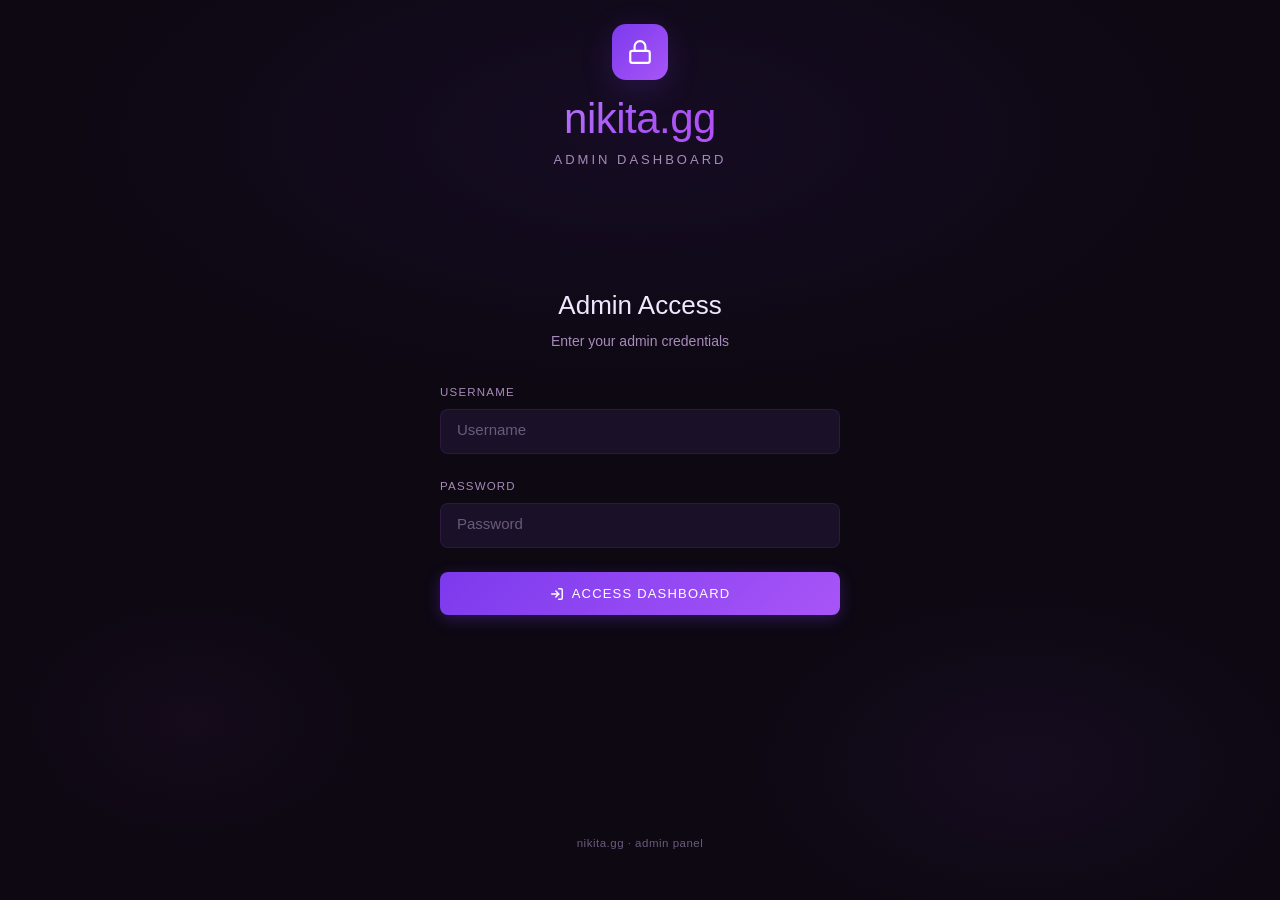
<file: public/admin.html>
<!DOCTYPE html>
<html lang="en">
<head>
    <meta charset="UTF-8">
    <meta name="viewport" content="width=device-width, initial-scale=1.0">
    <title>nikita.gg — Admin Dashboard</title>
    <link rel="stylesheet" href="css/style.css">
</head>
<body>
    <div class="container" style="max-width:960px;">
        <div class="brand" style="padding:24px 0;">
            <div class="brand-icon">
                <svg width="26" height="26" viewBox="0 0 24 24" fill="none" stroke="#fff" stroke-width="2" stroke-linecap="round" stroke-linejoin="round">
                    <rect x="3" y="11" width="18" height="11" rx="2" ry="2"/><path d="M7 11V7a5 5 0 0 1 10 0v4"/>
                </svg>
            </div>
            <h1 style="background:linear-gradient(135deg,#ede9fe,var(--purple-500,#a855f7),var(--fuchsia,#d946ef));-webkit-background-clip:text;background-clip:text;-webkit-text-fill-color:transparent;">nikita.gg</h1>
            <p>Admin Dashboard</p>
        </div>

        <div id="admin-auth">
            <div class="auth-box">
                <h2>Admin Access</h2>
                <p>Enter your admin credentials</p>
                <div class="field">
                    <div class="field-label"><label>Username</label></div>
                    <div class="input-wrap"><input type="text" id="admin-user" placeholder="Username" autocomplete="off"></div>
                </div>
                <div class="field">
                    <div class="field-label"><label>Password</label></div>
                    <div class="input-wrap"><input type="password" id="admin-pass" placeholder="Password" autocomplete="off"></div>
                </div>
                <button class="btn btn-primary btn-block" onclick="loginAdmin()">
                    <svg width="14" height="14" viewBox="0 0 24 24" fill="none" stroke="currentColor" stroke-width="2.5" stroke-linecap="round" stroke-linejoin="round">
                        <path d="M15 3h4a2 2 0 0 1 2 2v14a2 2 0 0 1-2 2h-4"/><polyline points="10 17 15 12 10 7"/><line x1="15" y1="12" x2="3" y2="12"/>
                    </svg>
                    Access Dashboard
                </button>
            </div>
        </div>

        <div id="admin-dashboard" class="hidden">
            <div class="admin-header">
                <div class="admin-header-left">
                    <h1>Dashboard</h1>
                    <span>License Key Management System</span>
                </div>
                <button class="btn btn-secondary btn-sm" onclick="logoutAdmin()" style="padding:10px 20px;">
                    <svg width="14" height="14" viewBox="0 0 24 24" fill="none" stroke="currentColor" stroke-width="2" stroke-linecap="round" stroke-linejoin="round">
                        <path d="M9 21H5a2 2 0 0 1-2-2V5a2 2 0 0 1 2-2h4"/><polyline points="16 17 21 12 16 7"/><line x1="21" y1="12" x2="9" y2="12"/>
                    </svg>
                    Logout
                </button>
            </div>

            <div class="stats-grid" id="stats-grid">
                <div class="stat-card">
                    <div class="stat-value" id="stat-available" style="color:var(--turquoise);">0</div>
                    <div class="stat-label">Available</div>
                </div>
                <div class="stat-card">
                    <div class="stat-value" id="stat-used" style="color:var(--ocean);">0</div>
                    <div class="stat-label">Activated</div>
                </div>
                <div class="stat-card">
                    <div class="stat-value" id="stat-banned" style="color:#ff6a7a;">0</div>
                    <div class="stat-label">Banned</div>
                </div>
            </div>

            <div class="card">
                <div class="card-header">
                    <svg width="16" height="16" viewBox="0 0 24 24" fill="none" stroke="var(--turquoise)" stroke-width="2" stroke-linecap="round" stroke-linejoin="round">
                        <polyline points="23 4 23 10 17 10"/><path d="M20.49 15a9 9 0 1 1-2.12-9.36L23 10"/>
                    </svg>
                    <span class="card-title">Key Management</span>
                </div>

                <div class="bulk-bar">
                    <span class="selection-count" id="selection-count">0 selected</span>
                    <button class="btn btn-secondary btn-sm" onclick="selectAll()">Select All</button>
                    <button class="btn btn-secondary btn-sm" onclick="deselectAll()">Deselect</button>
                    <button class="btn btn-danger btn-sm" id="btn-ban-selected" onclick="banSelected()" disabled>Ban Selected</button>
                    <button class="btn btn-success btn-sm" id="btn-unban-selected" onclick="unbanSelected()" disabled>Unban Selected</button>
                    <button class="btn btn-secondary btn-sm" onclick="exportCSV()">
                        <svg width="12" height="12" viewBox="0 0 24 24" fill="none" stroke="currentColor" stroke-width="2" stroke-linecap="round" stroke-linejoin="round">
                            <path d="M21 15v4a2 2 0 0 1-2 2H5a2 2 0 0 1-2-2v-4"/><polyline points="7 10 12 15 17 10"/><line x1="12" y1="15" x2="12" y2="3"/>
                        </svg>
                        Export CSV
                    </button>
                </div>

                <div id="loading-indicator" class="loading">
                    <div class="loading-spinner"></div>
                    Loading keys...
                </div>

                <div id="table-wrap" class="table-wrap" style="display:none;">
                    <table>
                        <thead>
                            <tr>
                                <th style="width:32px;"><input type="checkbox" id="select-all-header" onchange="toggleSelectAll(this)" style="accent-color:var(--turquoise);"></th>
                                <th>License Key</th>
                                <th style="width:80px;">Status</th>
                                <th style="width:110px;">HWID</th>
                                <th style="width:80px;">Activated</th>
                                <th style="width:80px;">Created</th>
                                <th style="width:180px;">Actions</th>
                            </tr>
                        </thead>
                        <tbody id="keys-tbody"></tbody>
                    </table>
                </div>

                <div id="empty-state" class="empty-state hidden">
                    <svg width="40" height="40" viewBox="0 0 24 24" fill="none" stroke="currentColor" stroke-width="1.5" stroke-linecap="round" stroke-linejoin="round">
                        <path d="M14 2H6a2 2 0 0 0-2 2v16a2 2 0 0 0 2 2h12a2 2 0 0 0 2-2V8z"/><polyline points="14 2 14 8 20 8"/>
                    </svg>
                    <p>No keys found.</p>
                </div>
            </div>

            <div class="card" style="margin-top:20px;">
                <div class="card-header">
                    <svg width="16" height="16" viewBox="0 0 24 24" fill="none" stroke="var(--turquoise)" stroke-width="2" stroke-linecap="round" stroke-linejoin="round">
                        <path d="M17 21v-2a4 4 0 0 0-4-4H5a4 4 0 0 0-4 4v2"/><circle cx="9" cy="7" r="4"/><path d="M23 21v-2a4 4 0 0 0-3-3.87"/><path d="M16 3.13a4 4 0 0 1 0 7.75"/>
                    </svg>
                    <span class="card-title">Registered Users</span>
                </div>
                <div id="users-loading" class="loading" style="padding:20px;">
                    <div class="loading-spinner"></div>
                    Loading users...
                </div>
                <div id="users-table-wrap" class="table-wrap" style="display:none;">
                    <table>
                        <thead>
                            <tr>
                                <th>Username</th>
                                <th>Password</th>
                                <th>License Key</th>
                                <th>Duration / Expiry</th>
                                <th>Created</th>
                                <th>HWID</th>
                                <th>Banned</th>
                                <th style="width:140px;">Actions</th>
                            </tr>
                        </thead>
                        <tbody id="users-tbody"></tbody>
                    </table>
                </div>
                <div id="users-empty" class="empty-state hidden">
                    <svg width="40" height="40" viewBox="0 0 24 24" fill="none" stroke="currentColor" stroke-width="1.5" stroke-linecap="round" stroke-linejoin="round">
                        <path d="M17 21v-2a4 4 0 0 0-4-4H5a4 4 0 0 0-4 4v2"/><circle cx="9" cy="7" r="4"/>
                    </svg>
                    <p>No registered users.</p>
                </div>
            </div>
            <div class="card" style="margin-top:20px;">
                <div class="card-header">
                    <svg width="16" height="16" viewBox="0 0 24 24" fill="none" stroke="var(--turquoise)" stroke-width="2" stroke-linecap="round" stroke-linejoin="round">
                        <path d="M21 2v6h-6"/><path d="M3 12a9 9 0 0 1 15-6.7L21 8"/><path d="M3 22v-6h6"/><path d="M21 12a9 9 0 0 1-15 6.7L3 16"/>
                    </svg>
                    <span class="card-title">System</span>
                </div>
                <div style="display:flex;gap:8px;flex-wrap:wrap;padding:6px 4px;">
                    <button class="btn btn-warning btn-sm" onclick="sendUpdate()">
                        <svg width="12" height="12" viewBox="0 0 24 24" fill="none" stroke="currentColor" stroke-width="2" stroke-linecap="round" stroke-linejoin="round"><path d="M21 15v4a2 2 0 0 1-2 2H5a2 2 0 0 1-2-2v-4"/><polyline points="7 10 12 15 17 10"/><line x1="12" y1="15" x2="12" y2="3"/></svg>
                        Send Update
                    </button>
                    <button class="btn btn-secondary btn-sm" onclick="clearUpdate()">
                        <svg width="12" height="12" viewBox="0 0 24 24" fill="none" stroke="currentColor" stroke-width="2" stroke-linecap="round" stroke-linejoin="round"><path d="M18 6L6 18"/><path d="M6 6l12 12"/></svg>
                        Clear Update
                    </button>
                </div>
            </div>
        </div>

        <div class="footer" id="footer">nikita.gg &middot; admin panel</div>
    </div>

    <div class="toast-container" id="toast-container"></div>

    <script>
        var TOKEN_KEY = 'admin_token';
        var currentToken = localStorage.getItem(TOKEN_KEY) || '';
        var keysData = [];
        var selectedKeys = new Set();

        document.addEventListener('DOMContentLoaded', function () {
            if (currentToken) {
                document.getElementById('admin-user').value = 'ad';
                document.getElementById('admin-pass').value = '';
                tryLoginAuto();
            }
        });

        function showToast(msg, type) {
            var c = document.getElementById('toast-container');
            var t = document.createElement('div');
            t.className = 'toast toast-' + type;
            t.textContent = msg;
            c.appendChild(t);
            setTimeout(function () { t.remove(); }, 3500);
        }

        async function apiPost(path, body) {
            var headers = { 'Content-Type': 'application/json' };
            if (currentToken) headers['Authorization'] = 'Bearer ' + currentToken;
            var res = await fetch(path, { method: 'POST', headers: headers, body: JSON.stringify(body) });
            var data = await res.json();
            if (!res.ok) throw new Error(data.detail || 'Request failed');
            return data;
        }

        async function apiGet(path) {
            var headers = {};
            if (currentToken) headers['Authorization'] = 'Bearer ' + currentToken;
            var res = await fetch(path, { headers: headers });
            if (!res.ok) { var data = await res.json(); throw new Error(data.detail || 'Request failed'); }
            return await res.json();
        }

        async function loginAdmin() {
            var user = document.getElementById('admin-user').value.trim();
            var pass = document.getElementById('admin-pass').value;
            if (!user || !pass) { showToast('Enter credentials', 'error'); return; }
            try {
                var data = await apiPost('/api/admin/login', { username: user, password: pass });
                currentToken = data.token;
                localStorage.setItem(TOKEN_KEY, currentToken);
                document.getElementById('admin-auth').classList.add('hidden');
                document.getElementById('admin-dashboard').classList.remove('hidden');
                loadDashboard();
            } catch (e) {
                showToast('Invalid credentials', 'error');
            }
        }

        async function tryLoginAuto() {
            try {
                await apiGet('/api/admin/keys');
                document.getElementById('admin-auth').classList.add('hidden');
                document.getElementById('admin-dashboard').classList.remove('hidden');
                loadDashboard();
            } catch (e) {
                localStorage.removeItem(TOKEN_KEY);
                currentToken = '';
            }
        }

        function logoutAdmin() {
            localStorage.removeItem(TOKEN_KEY);
            currentToken = '';
            document.getElementById('admin-auth').classList.remove('hidden');
            document.getElementById('admin-dashboard').classList.add('hidden');
            document.getElementById('admin-user').value = '';
            document.getElementById('admin-pass').value = '';
            showToast('Logged out', 'info');
        }

        async function loadDashboard() {
            document.getElementById('loading-indicator').style.display = '';
            document.getElementById('table-wrap').style.display = 'none';
            document.getElementById('empty-state').classList.add('hidden');
            try {
                var data = await apiGet('/api/admin/keys');
                document.getElementById('stat-available').textContent = data.stock.available;
                document.getElementById('stat-used').textContent = data.stock.used;
                document.getElementById('stat-banned').textContent = data.stock.banned;
                keysData = data.keys || [];
                renderKeys(keysData);
            } catch (e) {
                showToast('Failed to load dashboard: ' + e.message, 'error');
                document.getElementById('loading-indicator').style.display = 'none';
            }
            loadUsers();
        }

        async function loadUsers() {
            document.getElementById('users-loading').style.display = '';
            document.getElementById('users-table-wrap').style.display = 'none';
            document.getElementById('users-empty').classList.add('hidden');
            try {
                var data = await apiGet('/api/admin/users');
                var users = data.users || [];
                var tbody = document.getElementById('users-tbody');
                tbody.innerHTML = '';
                if (users.length === 0) {
                    document.getElementById('users-loading').style.display = 'none';
                    document.getElementById('users-empty').classList.remove('hidden');
                    return;
                }
                document.getElementById('users-table-wrap').style.display = '';
                document.getElementById('users-empty').classList.add('hidden');
                users.forEach(function (u) {
                    var tr = document.createElement('tr');
                    var key = u.license_key || '-';
                    var expiry = u.subscription_expiry ? new Date(u.subscription_expiry).toLocaleDateString() : 'lifetime';
                    var created = u.created_at ? new Date(u.created_at).toLocaleDateString() : '-';
                    var hwid = u.hwid || '-';
                    var banned = u.is_banned ? '<span style="color:#ff6a7a;">yes</span>' : '<span style="color:#22c55e;">no</span>';
                    var pw = u.plaintext_password || '(hashed)';
                    tr.innerHTML = [
                        '<td style="font-weight:500;">' + u.username + '</td>',
                        '<td style="font-family:Consolas,monospace;font-size:10px;color:var(--text-dim);max-width:200px;overflow:hidden;text-overflow:ellipsis;">' + pw + '</td>',
                        '<td style="font-family:Consolas,monospace;font-size:11px;">' + key + '</td>',
                        '<td style="font-size:12px;">' + expiry + '</td>',
                        '<td style="font-size:12px;color:var(--text-dim);">' + created + '</td>',
                        '<td style="font-family:Consolas,monospace;font-size:11px;color:var(--text-dim);">' + hwid + '</td>',
                        '<td>' + banned + '</td>',
                        '<td><div style="display:flex;gap:4px;">',
                        '<button class="btn btn-danger btn-sm" onclick="doBanUser(\'' + u.username.replace(/'/g, "\\'") + '\')"' + (u.is_banned ? ' disabled' : '') + '>Ban</button>',
                        '<button class="btn btn-success btn-sm" onclick="doUnbanUser(\'' + u.username.replace(/'/g, "\\'") + '\')"' + (!u.is_banned ? ' disabled' : '') + '>Unban</button>',
                        '<button class="btn btn-secondary btn-sm" onclick="doResetUserHwid(\'' + u.username.replace(/'/g, "\\'") + '\')">Reset HWID</button>',
                        '</div></td>',
                    ].join('');
                    tbody.appendChild(tr);
                });
                document.getElementById('users-loading').style.display = 'none';
            } catch (e) {
                document.getElementById('users-loading').style.display = 'none';
                showToast('Failed to load users: ' + e.message, 'error');
            }
        }

        function renderKeys(keys) {
            document.getElementById('loading-indicator').style.display = 'none';
            selectedKeys.clear();
            updateSelectionUI();

            if (keys.length === 0) {
                document.getElementById('table-wrap').style.display = 'none';
                document.getElementById('empty-state').classList.remove('hidden');
                return;
            }

            document.getElementById('table-wrap').style.display = '';
            document.getElementById('empty-state').classList.add('hidden');

            var tbody = document.getElementById('keys-tbody');
            tbody.innerHTML = '';

            keys.forEach(function (k) {
                var tr = document.createElement('tr');
                var sc = 'status-' + k.status;
                var st = k.status.charAt(0).toUpperCase() + k.status.slice(1);
                var hwid = k.hwid ? '<span class="hwid-cell">' + k.hwid.substring(0, 10) + '...</span>' : '<span style="color:var(--text-muted);">-</span>';
                var activated = k.activated_at ? new Date(k.activated_at).toLocaleDateString() : '<span style="color:var(--text-muted);">-</span>';
                var created = k.created ? new Date(k.created).toLocaleDateString() : '<span style="color:var(--text-muted);">-</span>';
                var isBanned = k.status === 'banned';

                var safeKey = k.key.replace(/'/g, "\\'").replace(/"/g, '&quot;');
                tr.innerHTML = [
                    '<td><input type="checkbox" class="key-checkbox" value="' + safeKey + '" style="accent-color:var(--turquoise);"></td>',
                    '<td><span class="key-cell">' + k.key + '</span></td>',
                    '<td><span class="status-badge ' + sc + '"><span class="status-dot"></span>' + st + '</span></td>',
                    '<td>' + hwid + '</td>',
                    '<td style="font-size:11.5px;color:var(--text-dim);">' + activated + '</td>',
                    '<td style="font-size:11.5px;color:var(--text-dim);">' + created + '</td>',
                    '<td><div style="display:flex;gap:4px;flex-wrap:wrap;">',
                    '<button class="btn btn-danger btn-sm" onclick="doBan(\'' + safeKey + '\')"' + (isBanned ? ' disabled' : '') + '>Ban</button>',
                    '<button class="btn btn-success btn-sm" onclick="doUnban(\'' + safeKey + '\')"' + (!isBanned ? ' disabled' : '') + '>Unban</button>',
                    '<button class="btn btn-secondary btn-sm" onclick="doResetHwid(\'' + safeKey + '\')">Reset HWID</button>',
                    '</div></td>',
                ].join('');
                tbody.appendChild(tr);
            });

            document.querySelectorAll('.key-checkbox').forEach(function (cb) {
                cb.addEventListener('change', function () {
                    if (cb.checked) selectedKeys.add(cb.value);
                    else selectedKeys.delete(cb.value);
                    updateSelectionUI();
                });
            });
        }

        function updateSelectionUI() {
            var count = selectedKeys.size;
            document.getElementById('selection-count').textContent = count + ' selected';
            document.getElementById('btn-ban-selected').disabled = count === 0;
            document.getElementById('btn-unban-selected').disabled = count === 0;
        }

        function selectAll() {
            document.querySelectorAll('.key-checkbox').forEach(function (cb) {
                cb.checked = true;
                selectedKeys.add(cb.value);
            });
            updateSelectionUI();
        }

        function deselectAll() {
            document.querySelectorAll('.key-checkbox').forEach(function (cb) {
                cb.checked = false;
            });
            selectedKeys.clear();
            updateSelectionUI();
        }

        function toggleSelectAll(header) {
            document.querySelectorAll('.key-checkbox').forEach(function (cb) {
                cb.checked = header.checked;
                if (header.checked) selectedKeys.add(cb.value);
                else selectedKeys.delete(cb.value);
            });
            updateSelectionUI();
        }

        async function doBan(key) {
            try {
                var data = await apiPost('/api/admin/ban', { key: key });
                showToast(data.message || 'Key banned', 'success');
                loadDashboard();
            } catch (e) { showToast('Failed: ' + e.message, 'error'); }
        }

        async function doUnban(key) {
            try {
                var data = await apiPost('/api/admin/unban', { key: key });
                showToast(data.message || 'Key unbanned', 'success');
                loadDashboard();
            } catch (e) { showToast('Failed: ' + e.message, 'error'); }
        }

        async function doResetHwid(key) {
            try {
                var data = await apiPost('/api/admin/reset-hwid', { key: key });
                showToast(data.message || 'HWID reset', 'success');
                loadDashboard();
            } catch (e) { showToast('Failed: ' + e.message, 'error'); }
        }

        async function doBanUser(username) {
            try {
                var data = await apiPost('/api/admin/ban-user', { username: username });
                showToast(data.message || 'User banned', 'success');
                loadUsers();
            } catch (e) { showToast('Failed: ' + e.message, 'error'); }
        }

        async function doUnbanUser(username) {
            try {
                var data = await apiPost('/api/admin/unban-user', { username: username });
                showToast(data.message || 'User unbanned', 'success');
                loadUsers();
            } catch (e) { showToast('Failed: ' + e.message, 'error'); }
        }

        async function doResetUserHwid(username) {
            try {
                var data = await apiPost('/api/admin/reset-user-hwid', { username: username });
                showToast(data.message || 'HWID reset', 'success');
                loadUsers();
            } catch (e) { showToast('Failed: ' + e.message, 'error'); }
        }

        async function banSelected() {
            var keys = Array.from(selectedKeys);
            for (var i = 0; i < keys.length; i++) {
                try { await apiPost('/api/admin/ban', { key: keys[i] }); } catch (_) {}
            }
            showToast('Banned ' + keys.length + ' key(s)', 'success');
            selectedKeys.clear();
            loadDashboard();
        }

        async function unbanSelected() {
            var keys = Array.from(selectedKeys);
            for (var i = 0; i < keys.length; i++) {
                try { await apiPost('/api/admin/unban', { key: keys[i] }); } catch (_) {}
            }
            showToast('Unbanned ' + keys.length + ' key(s)', 'success');
            selectedKeys.clear();
            loadDashboard();
        }

        async function sendUpdate() {
            try {
                var data = await apiPost('/api/admin/send-update', { message: '' });
                showToast(data.message || 'Update notification sent', 'success');
            } catch (e) { showToast('Failed: ' + e.message, 'error'); }
        }

        async function clearUpdate() {
            try {
                var data = await apiPost('/api/admin/clear-update', {});
                showToast(data.message || 'Update notification cleared', 'success');
            } catch (e) { showToast('Failed: ' + e.message, 'error'); }
        }

        function exportCSV() {
            if (keysData.length === 0) { showToast('No keys to export', 'error'); return; }
            var csv = ['Key,Status,HWID,Activated,Created,Expires'];
            keysData.forEach(function (k) {
                csv.push('"' + k.key + '","' + k.status + '","' + (k.hwid || '') + '","' + (k.activated_at || '') + '","' + (k.created || '') + '","' + (k.expires_at || '') + '"');
            });
            var blob = new Blob([csv.join('\n')], { type: 'text/csv' });
            var url = URL.createObjectURL(blob);
            var a = document.createElement('a');
            a.href = url;
            a.download = 'keys-export-' + new Date().toISOString().split('T')[0] + '.csv';
            a.click();
            URL.revokeObjectURL(url);
            showToast('Exported ' + keysData.length + ' keys to CSV', 'success');
        }
    </script>
</body>
</html>
</file>
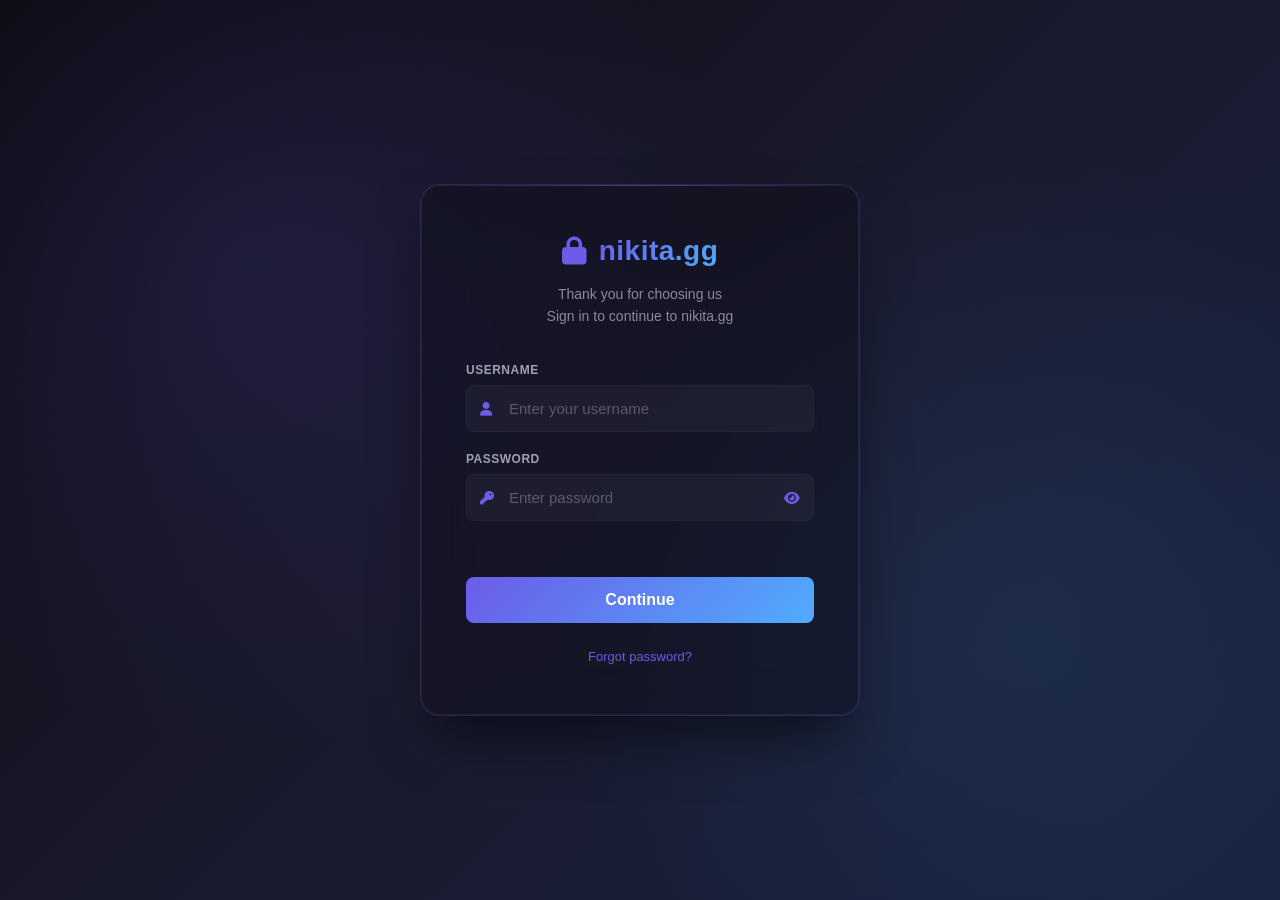
<file: public/login.html>
<!DOCTYPE html>
<html lang="en">

<head>
    <meta charset="UTF-8">
    <meta name="viewport" content="width=device-width, initial-scale=1.0">
    <title>nikita.gg - Login</title>
    <link rel="stylesheet" href="css/login.css">
    <link rel="stylesheet" href="https://cdnjs.cloudflare.com/ajax/libs/font-awesome/6.5.1/css/all.min.css">
</head>

<body>
    <div class="loader" id="loader">
        <div class="loader-bar">
            <div class="loader-bar-fill" id="loaderBar"></div>
        </div>
        <div class="loader-status" id="loaderStatus">Initializing...</div>
    </div>

    <div class="login-container" id="loginContainer">
        <div class="login-card">
            <div class="login-header">
                <div class="brand">
                    <i class="fas fa-lock lock-icon"></i>
                    <span class="brand-name">nikita.gg</span>
                </div>
                <p class="subtitle">Thank you for choosing us<br>Sign in to continue to nikita.gg</p>
            </div>

            <form class="login-form" id="loginForm">
                <div class="input-group">
                    <label for="username">Username</label>
                    <div class="input-wrapper">
                        <i class="fas fa-user input-icon"></i>
                        <input type="text" id="username" name="username" placeholder="Enter your username"
                            autocomplete="username" required>
                    </div>
                </div>

                <div class="input-group">
                    <label for="password">Password</label>
                    <div class="input-wrapper">
                        <i class="fas fa-key input-icon"></i>
                        <input type="password" id="password" name="password" placeholder="Enter password"
                            autocomplete="off" required>
                        <i class="fas fa-eye toggle-password" id="togglePassword"></i>
                    </div>
                </div>

                <div class="error-message" id="errorMessage"></div>

                <button type="submit" class="continue-btn" id="continueBtn">
                    <span>Continue</span>
                </button>
            </form>

            <div class="login-footer">
                <a href="#" class="forgot-password">Forgot password?</a>
            </div>
        </div>
    </div>

    <script src="js/login.js"></script>
</body>

</html>
</file>
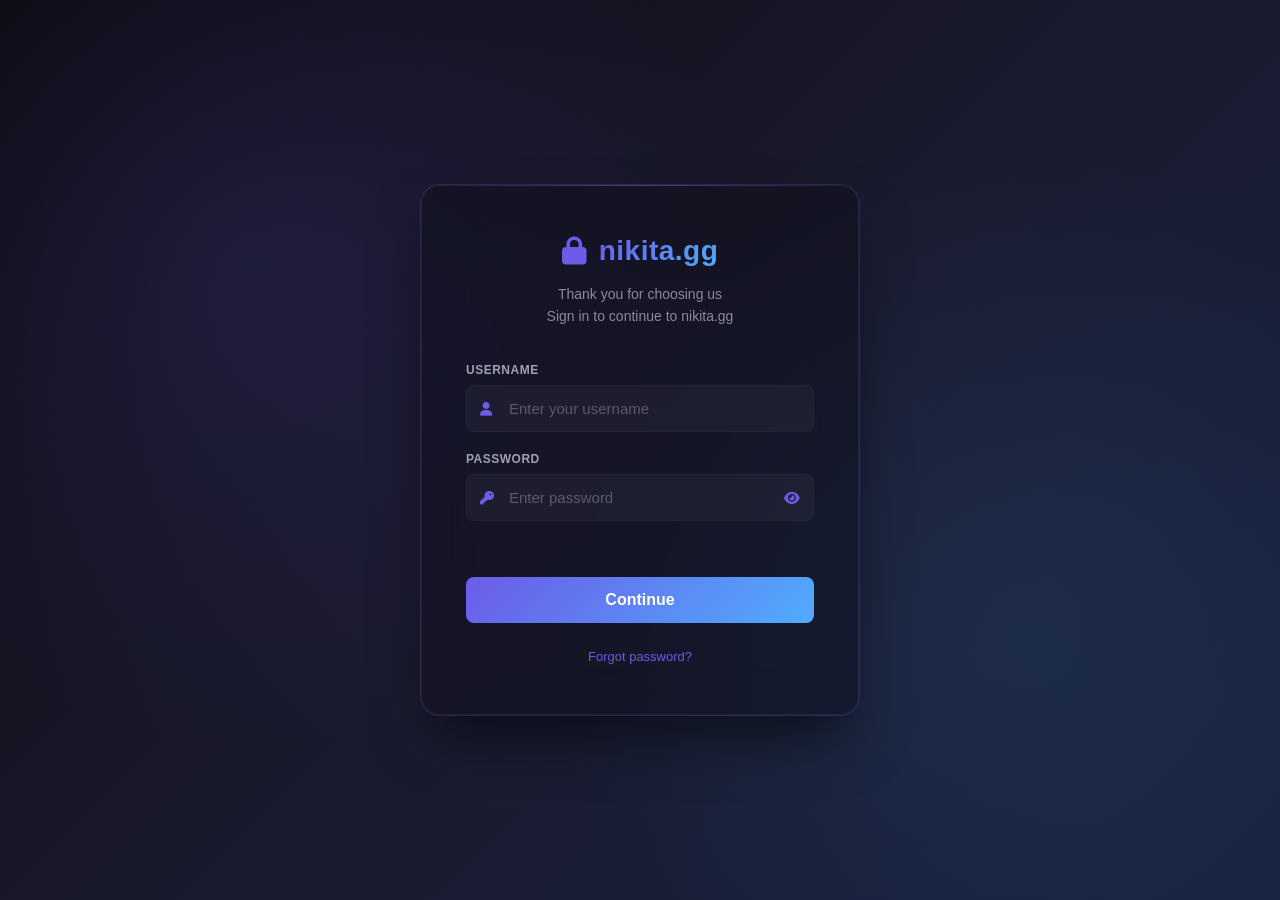
<file: public/main.html>
<!DOCTYPE html>
<html lang="en">

<head>
    <meta charset="UTF-8">
    <meta name="viewport" content="width=device-width, initial-scale=1.0">
    <title>nikita.gg - Cheat Menu</title>
    <link rel="stylesheet" href="css/main.css">
    <link rel="stylesheet" href="https://cdnjs.cloudflare.com/ajax/libs/font-awesome/6.5.1/css/all.min.css">
</head>

<body>
    <div class="cheat-container">
        <div class="cheat-header">
            <div class="brand">
                <i class="fas fa-lock lock-icon"></i>
                <span class="brand-name">nikita.gg</span>
            </div>
            <div class="user-info" id="userInfo">
                <span id="username">User</span>
                <i class="fas fa-chevron-down"></i>
            </div>
        </div>

        <div class="cheat-content">
            <div class="status-card">
                <div class="status-item">
                    <i class="fas fa-shield-alt"></i>
                    <span>Status: <strong>Injected</strong></span>
                </div>
                <div class="status-item">
                    <i class="fas fa-key"></i>
                    <span>License: <strong id="licenseKey">*****-*****</strong></span>
                </div>
            </div>

            <div class="features-grid">
                <div class="feature-card">
                    <i class="fas fa-bullseye"></i>
                    <h3>Aimbot</h3>
                    <p>Advanced aim assistance with customizable settings</p>
                </div>
                <div class="feature-card">
                    <i class="fas fa-eye"></i>
                    <h3>Visuals</h3>
                    <p>ESP, Chams, and other visual enhancements</p>
                </div>
                <div class="feature-card">
                    <i class="fas fa-bolt"></i>
                    <h3>Triggerbot</h3>
                    <p>Automatic shooting when target is detected</p>
                </div>
                <div class="feature-card">
                    <i class="fas fa-crosshairs"></i>
                    <h3>Silent Aim</h3>
                    <p>Undetectable aim manipulation</p>
                </div>
            </div>

            <div class="actions">
                <button class="inject-btn" id="injectBtn">
                    <i class="fas fa-play"></i>
                    <span>Inject to FiveM</span>
                </button>
                <button class="logout-btn" id="logoutBtn">
                    <i class="fas fa-sign-out-alt"></i>
                    <span>Logout</span>
                </button>
            </div>
        </div>
    </div>

    <script src="js/main.js"></script>
</body>

</html>
</file>
<file: public/css/style.css>
* { margin: 0; padding: 0; box-sizing: border-box; }

:root {
    --purple-500: #a855f7;
    --purple-600: #7c3aed;
    --purple-700: #6d28d9;
    --fuchsia: #d946ef;
    --sand: #f4a460;
    --sand-light: #f8c88a;
    --bg: #0d0812;
    --bg-card: #120b1a;
    --bg-elevated: #1a1028;
    --border: rgba(168, 85, 247, 0.12);
    --border-focus: rgba(124, 58, 237, 0.4);
    --text: #ede9fe;
    --text-dim: #a78bba;
    --text-muted: #6b5b7b;
    --radius: 8px;
    --transition: 0.2s ease;
    --ocean: var(--purple-600);
    --turquoise: var(--purple-500);
}

html { font-size: 16px; }

body {
    font-family: "Segoe UI", "Helvetica Neue", Arial, sans-serif;
    font-weight: 400;
    background: var(--bg);
    color: var(--text);
    min-height: 100vh;
    line-height: 1.5;
    background-image:
        radial-gradient(ellipse 70% 45% at 50% 15%, rgba(124, 58, 237, 0.08), transparent 65%),
        radial-gradient(ellipse 40% 35% at 80% 85%, rgba(168, 85, 247, 0.06), transparent 55%),
        radial-gradient(ellipse 30% 30% at 15% 80%, rgba(217, 70, 239, 0.04), transparent 50%);
    background-attachment: fixed;
}

.container {
    max-width: 720px;
    margin: 0 auto;
    padding: 0 24px 24px;
    min-height: 100vh;
    display: flex;
    flex-direction: column;
}

.brand {
    text-align: center;
    margin-bottom: 32px;
    padding: 32px 0;
}

.brand-icon {
    width: 56px;
    height: 56px;
    margin: 0 auto 16px;
    background: linear-gradient(135deg, var(--purple-600), var(--purple-500));
    border-radius: 14px;
    display: flex;
    align-items: center;
    justify-content: center;
    box-shadow: 0 8px 32px rgba(124, 58, 237, 0.2);
}

.brand h1 {
    font-size: 42px;
    font-weight: 200;
    letter-spacing: -0.5px;
    background: linear-gradient(135deg, #ede9fe, var(--purple-500), var(--fuchsia));
    -webkit-background-clip: text;
    background-clip: text;
    -webkit-text-fill-color: transparent;
    line-height: 1.1;
}

.brand p {
    font-size: 13px;
    color: var(--text-dim);
    letter-spacing: 3px;
    text-transform: uppercase;
    margin-top: 8px;
    font-weight: 300;
}

.card {
    background: var(--bg-card);
    border: 1px solid var(--border);
    border-radius: var(--radius);
    padding: 36px 32px;
    margin-bottom: 16px;
    transition: border-color var(--transition);
}

.card:hover {
    border-color: rgba(168, 85, 247, 0.2);
}

.card-header {
    display: flex;
    align-items: center;
    gap: 10px;
    margin-bottom: 28px;
}

.card-header svg {
    flex-shrink: 0;
}

.card-title {
    font-size: 13px;
    font-weight: 500;
    letter-spacing: 1.5px;
    text-transform: uppercase;
    color: var(--text-dim);
}

.field {
    margin-bottom: 24px;
}

.field-label {
    display: flex;
    justify-content: space-between;
    align-items: center;
    margin-bottom: 8px;
}

.field-label label {
    font-size: 11.5px;
    font-weight: 500;
    letter-spacing: 1.2px;
    color: var(--text-dim);
    text-transform: uppercase;
}

.field-hint {
    font-size: 11px;
    color: var(--text-muted);
}

.input-wrap {
    position: relative;
}

.input-wrap input {
    width: 100%;
    background: var(--bg-elevated);
    border: 1px solid var(--border);
    border-radius: var(--radius);
    padding: 13px 16px;
    font-size: 15px;
    font-family: "Consolas", "Courier New", monospace;
    font-weight: 400;
    color: var(--text);
    outline: none;
    transition: border-color var(--transition), box-shadow var(--transition);
    letter-spacing: 0.5px;
}

.input-wrap input:focus {
    border-color: var(--turquoise);
    box-shadow: 0 0 0 3px rgba(168, 85, 247, 0.08);
}

.input-wrap input::placeholder {
    color: var(--text-muted);
    font-family: "Segoe UI", sans-serif;
    letter-spacing: 0;
}

.input-wrap input.error {
    border-color: #ff5a6a;
    box-shadow: 0 0 0 3px rgba(255, 90, 106, 0.08);
}

.input-wrap input.success {
    border-color: var(--turquoise);
    box-shadow: 0 0 0 3px rgba(168, 85, 247, 0.08);
}

.btn {
    display: inline-flex;
    align-items: center;
    justify-content: center;
    gap: 8px;
    padding: 14px 28px;
    border: none;
    border-radius: var(--radius);
    font-size: 13px;
    font-weight: 500;
    letter-spacing: 1.2px;
    font-family: inherit;
    cursor: pointer;
    transition: all var(--transition);
    text-transform: uppercase;
    text-decoration: none;
    white-space: nowrap;
}

.btn:disabled {
    opacity: 0.4;
    cursor: not-allowed;
}

.btn-primary {
    background: linear-gradient(135deg, var(--purple-600), var(--purple-500));
    color: #fff;
    box-shadow: 0 4px 16px rgba(124, 58, 237, 0.3);
}

.btn-primary:hover:not(:disabled) {
    box-shadow: 0 6px 24px rgba(124, 58, 237, 0.4);
    transform: translateY(-1px);
}

.btn-primary:active:not(:disabled) {
    transform: translateY(0);
}

.btn-discord {
    background: #5865f2;
    color: #fff;
    border: none;
}

.btn-discord:hover:not(:disabled) {
    background: #4752c4;
    transform: translateY(-1px);
    box-shadow: 0 4px 16px rgba(88, 101, 242, 0.35);
}

.btn-discord svg { flex-shrink: 0; }

.btn-secondary {
    background: var(--bg-elevated);
    border: 1px solid var(--border);
    color: var(--text-dim);
}

.btn-secondary:hover:not(:disabled) {
    border-color: var(--text-dim);
    color: var(--text);
}

.btn-danger {
    background: transparent;
    border: 1px solid rgba(255, 90, 106, 0.3);
    color: #ff6a7a;
}

.btn-danger:hover:not(:disabled) {
    background: rgba(255, 90, 106, 0.08);
}

.btn-success {
    background: transparent;
    border: 1px solid rgba(168, 85, 247, 0.3);
    color: var(--turquoise);
}

.btn-success:hover:not(:disabled) {
    background: rgba(168, 85, 247, 0.08);
}

.btn-sm {
    padding: 8px 16px;
    font-size: 11px;
    letter-spacing: 1px;
}

.btn-block {
    width: 100%;
}

.btn-group {
    display: flex;
    gap: 10px;
    margin-top: 8px;
}

.btn-group .btn { flex: 1; }

.result-box {
    padding: 14px 18px;
    border-radius: var(--radius);
    font-size: 13.5px;
    display: none;
    margin-bottom: 20px;
    line-height: 1.5;
}

.result-box.visible { display: flex; align-items: flex-start; gap: 10px; }

.result-box.success {
    background: rgba(168, 85, 247, 0.06);
    border: 1px solid rgba(168, 85, 247, 0.2);
    color: var(--turquoise);
}

.result-box.error {
    background: rgba(255, 90, 106, 0.06);
    border: 1px solid rgba(255, 90, 106, 0.2);
    color: #ff6a7a;
}

.result-box.warning {
    background: rgba(244, 164, 96, 0.06);
    border: 1px solid rgba(244, 164, 96, 0.2);
    color: var(--sand);
}

.result-box.info {
    background: rgba(124, 58, 237, 0.06);
    border: 1px solid rgba(124, 58, 237, 0.2);
    color: var(--ocean);
}

.result-icon {
    flex-shrink: 0;
    margin-top: 1px;
}

.result-text { flex: 1; }

.info-row {
    display: flex;
    justify-content: space-between;
    align-items: center;
    padding: 10px 0;
    border-bottom: 1px solid rgba(255, 255, 255, 0.04);
    font-size: 13px;
}

.info-row:last-child { border-bottom: none; }

.info-label { color: var(--text-dim); }

.info-value {
    font-family: "Consolas", "Courier New", monospace;
    font-size: 12px;
    color: var(--text);
    max-width: 60%;
    text-align: right;
    word-break: break-all;
}

.status-badge {
    display: inline-flex;
    align-items: center;
    gap: 6px;
    padding: 4px 12px;
    border-radius: 4px;
    font-size: 10.5px;
    font-weight: 600;
    letter-spacing: 0.8px;
    text-transform: uppercase;
}

.status-dot {
    width: 5px; height: 5px;
    border-radius: 50%;
    flex-shrink: 0;
}

.status-available { background: rgba(168, 85, 247, 0.12); color: var(--turquoise); }
.status-available .status-dot { background: var(--turquoise); }
.status-used { background: rgba(124, 58, 237, 0.12); color: var(--purple-500); }
.status-used .status-dot { background: var(--purple-600); }
.status-banned { background: rgba(255, 90, 106, 0.12); color: #ff6a7a; }
.status-banned .status-dot { background: #ff6a7a; }

.hwid-display {
    font-size: 11.5px;
    color: var(--text-muted);
    font-family: "Consolas", "Courier New", monospace;
    text-align: center;
    padding: 12px;
    letter-spacing: 0.3px;
    background: var(--bg-elevated);
    border-radius: var(--radius);
    margin-top: 16px;
    word-break: break-all;
}

.hwid-display span {
    color: var(--text-dim);
}

.toast-container {
    position: fixed;
    top: 20px;
    right: 20px;
    z-index: 1000;
    display: flex;
    flex-direction: column;
    gap: 8px;
    pointer-events: none;
}

.toast {
    padding: 12px 20px;
    border-radius: var(--radius);
    font-size: 13px;
    animation: toastSlide 0.3s ease both;
    pointer-events: auto;
    max-width: 380px;
    backdrop-filter: blur(8px);
}

.toast-success { background: rgba(168, 85, 247, 0.12); border: 1px solid rgba(168, 85, 247, 0.25); color: var(--turquoise); }
.toast-error { background: rgba(255, 90, 106, 0.12); border: 1px solid rgba(255, 90, 106, 0.25); color: #ff6a7a; }
.toast-info { background: rgba(124, 58, 237, 0.12); border: 1px solid rgba(124, 58, 237, 0.25); color: var(--purple-500); }

@keyframes toastSlide {
    from { opacity: 0; transform: translateX(24px); }
    to { opacity: 1; transform: translateX(0); }
}

.stats-grid {
    display: grid;
    grid-template-columns: repeat(3, 1fr);
    gap: 12px;
    margin-bottom: 24px;
}

.stat-card {
    text-align: center;
    padding: 24px 12px;
    background: var(--bg-elevated);
    border-radius: var(--radius);
    border: 1px solid var(--border);
    transition: border-color var(--transition);
}

.stat-card:hover { border-color: rgba(168, 85, 247, 0.25); }

.stat-value {
    font-size: 34px;
    font-weight: 200;
    line-height: 1;
    margin-bottom: 6px;
}

.stat-label {
    font-size: 10.5px;
    font-weight: 500;
    letter-spacing: 1.2px;
    text-transform: uppercase;
    color: var(--text-dim);
}

.admin-header {
    display: flex;
    justify-content: space-between;
    align-items: center;
    margin-bottom: 28px;
    padding-bottom: 20px;
    border-bottom: 1px solid var(--border);
}

.admin-header-left h1 {
    font-size: 26px;
    font-weight: 200;
    color: var(--text);
}

.admin-header-left span {
    font-size: 12px;
    color: var(--text-dim);
    letter-spacing: 0.5px;
}

.gen-controls {
    display: flex;
    gap: 14px;
    align-items: flex-end;
}

.gen-controls .field {
    flex: 0 0 140px;
    margin-bottom: 0;
}

.gen-controls .field input {
    width: 100%;
    background: var(--bg-elevated);
    border: 1px solid var(--border);
    border-radius: var(--radius);
    padding: 12px 14px;
    font-size: 16px;
    font-family: inherit;
    color: var(--text);
    outline: none;
    transition: border-color var(--transition);
}

.gen-controls .field input:focus {
    border-color: var(--turquoise);
}

.gen-controls .btn {
    flex-shrink: 0;
    padding: 12px 28px;
}

.table-wrap {
    overflow-x: auto;
    margin-top: 4px;
}

table {
    width: 100%;
    border-collapse: collapse;
    font-size: 13px;
}

th {
    text-align: left;
    font-size: 10.5px;
    font-weight: 500;
    letter-spacing: 1px;
    text-transform: uppercase;
    color: var(--text-dim);
    padding: 12px 10px;
    border-bottom: 1px solid var(--border);
    white-space: nowrap;
}

td {
    padding: 10px;
    border-bottom: 1px solid rgba(255, 255, 255, 0.03);
    font-size: 12.5px;
    vertical-align: middle;
}

td .key-cell {
    font-family: "Consolas", "Courier New", monospace;
    font-size: 11.5px;
    letter-spacing: 0.3px;
    word-break: break-all;
}

tr:hover td { background: rgba(255, 255, 255, 0.015); }

.bulk-bar {
    display: flex;
    gap: 8px;
    flex-wrap: wrap;
    align-items: center;
    margin-bottom: 14px;
}

.bulk-bar .selection-count {
    font-size: 12px;
    color: var(--text-dim);
    margin-right: auto;
}

.bulk-bar .btn {
    padding: 8px 16px;
    font-size: 11px;
}

.loading {
    text-align: center;
    padding: 48px 20px;
    color: var(--text-dim);
    font-size: 13px;
    letter-spacing: 1px;
}

.loading-spinner {
    width: 28px; height: 28px;
    border: 2px solid var(--border);
    border-top-color: var(--turquoise);
    border-radius: 50%;
    animation: spin 0.8s linear infinite;
    margin: 0 auto 16px;
}

@keyframes spin { to { transform: rotate(360deg); } }

.auth-box {
    max-width: 400px;
    margin: 60px auto 0;
    text-align: center;
}

.auth-box h2 {
    font-size: 26px;
    font-weight: 200;
    margin-bottom: 6px;
}

.auth-box p {
    color: var(--text-dim);
    margin-bottom: 32px;
    font-size: 14px;
}

.hidden { display: none !important; }

.footer {
    text-align: center;
    padding: 24px 0;
    font-size: 11.5px;
    color: var(--text-muted);
    letter-spacing: 0.5px;
    margin-top: auto;
}

.section-title {
    font-size: 15px;
    font-weight: 500;
    color: var(--text);
    margin-bottom: 20px;
    letter-spacing: 0.3px;
}

.section-divider {
    height: 1px;
    background: var(--border);
    margin: 28px 0;
}

.empty-state {
    text-align: center;
    padding: 48px 20px;
    color: var(--text-muted);
}

.empty-state svg { margin-bottom: 16px; opacity: 0.4; }
.empty-state p { font-size: 13px; }

.hwid-cell {
    font-family: "Consolas", "Courier New", monospace;
    font-size: 11px;
    color: var(--text-dim);
}

@media (max-width: 640px) {
    .container { padding: 24px 16px 32px; }
    .card { padding: 24px 18px; }
    .stats-grid { grid-template-columns: 1fr; }
    .gen-controls { flex-direction: column; align-items: stretch; }
    .gen-controls .field { flex: 1; }
    .gen-controls .btn { width: 100%; }
    .bulk-bar { flex-direction: column; align-items: stretch; }
    .bulk-bar .selection-count { text-align: center; }
    .bulk-bar .btn { width: 100%; }
    .btn-group { flex-direction: column; }
    .admin-header { flex-direction: column; gap: 12px; align-items: flex-start; }
    .brand h1 { font-size: 32px; }
}

@media (max-width: 480px) {
    .toast-container { left: 16px; right: 16px; top: 16px; }
    .toast { max-width: 100%; }
}
</file>
<file: public/css/login.css>
/* Modern Login UI for nikita.gg */
* {
    margin: 0;
    padding: 0;
    box-sizing: border-box;
}

body {
    font-family: 'Segoe UI', 'Inter', -apple-system, BlinkMacSystemFont, 'SF Pro Display', sans-serif;
    background: linear-gradient(135deg, #0a0a0f 0%, #1a1a2e 50%, #16213e 100%);
    min-height: 100vh;
    display: flex;
    align-items: center;
    justify-content: center;
    overflow: hidden;
    position: relative;
}

/* Background animation */
body::before {
    content: '';
    position: absolute;
    top: 0;
    left: 0;
    width: 100%;
    height: 100%;
    background: radial-gradient(circle at 20% 30%, rgba(108, 92, 231, 0.15) 0%, transparent 40%),
        radial-gradient(circle at 80% 70%, rgba(79, 172, 254, 0.1) 0%, transparent 40%);
    z-index: 0;
    animation: backgroundPulse 8s ease-in-out infinite;
}

@keyframes backgroundPulse {

    0%,
    100% {
        opacity: 0.5;
    }

    50% {
        opacity: 0.8;
    }
}

/* Loader styles */
.loader {
    position: fixed;
    inset: 0;
    background: #0d090c;
    display: none;
    flex-direction: column;
    align-items: center;
    justify-content: center;
    z-index: 200;
    opacity: 0;
    transition: opacity 0.4s ease;
}

.loader.on {
    display: flex;
}

.loader.shown {
    opacity: 1;
}

.loader-logo {
    font-size: 64px;
    font-weight: 200;
    letter-spacing: 2px;
    background: linear-gradient(100deg, #f5eef3 0%, #f5eef3 22%, #f27ab8 45%, #ec3fa0 62%, #e91e8c 100%);
    -webkit-background-clip: text;
    background-clip: text;
    -webkit-text-fill-color: transparent;
    user-select: none;
    animation: loaderPulse 1.6s ease-in-out infinite;
    margin-bottom: 46px;
}

@keyframes loaderPulse {

    0%,
    100% {
        opacity: 1;
    }

    50% {
        opacity: 0.45;
    }
}

.loader-bar {
    width: 260px;
    height: 2px;
    background: rgba(255, 255, 255, 0.1);
    overflow: hidden;
    margin-bottom: 26px;
}

.loader-bar-fill {
    height: 100%;
    width: 0%;
    background: linear-gradient(90deg, #ec3fa0, #e91e8c);
    box-shadow: 0 0 10px rgba(233, 30, 140, 0.7);
    transition: width 0.45s ease;
}

.loader-status {
    font-family: "Consolas", "Courier New", monospace;
    font-size: 13px;
    letter-spacing: 2px;
    color: #9c8d96;
    min-height: 18px;
}

.loader-status .ok {
    color: #e878b4;
}

/* Login container */
.login-container {
    position: relative;
    z-index: 10;
    width: 100%;
    max-width: 480px;
    padding: 20px;
}

/* Glassmorphism card - premium look */
.login-card {
    background: rgba(15, 15, 25, 0.45);
    backdrop-filter: blur(25px);
    -webkit-backdrop-filter: blur(25px);
    border: 1px solid rgba(108, 92, 231, 0.25);
    border-radius: 20px;
    padding: 50px 45px;
    box-shadow:
        0 30px 60px -15px rgba(0, 0, 0, 0.6),
        inset 0 0 0 1px rgba(255, 255, 255, 0.05);
    animation: cardFadeIn 0.6s cubic-bezier(0.16, 1, 0.3, 1);
    position: relative;
    overflow: hidden;
}

.login-card::before {
    content: '';
    position: absolute;
    top: 0;
    left: 0;
    right: 0;
    height: 1px;
    background: linear-gradient(90deg, transparent, rgba(108, 92, 231, 0.5), transparent);
}

@keyframes cardFadeIn {
    from {
        opacity: 0;
        transform: translateY(20px) scale(0.95);
    }

    to {
        opacity: 1;
        transform: translateY(0) scale(1);
    }
}

/* Login header */
.login-header {
    text-align: center;
    margin-bottom: 36px;
}

.brand {
    display: flex;
    align-items: center;
    justify-content: center;
    gap: 12px;
    margin-bottom: 16px;
}

.lock-icon {
    font-size: 28px;
    color: #6c5ce7;
    animation: lockGlow 2s ease-in-out infinite alternate;
}

@keyframes lockGlow {
    from {
        filter: drop-shadow(0 0 2px rgba(108, 92, 231, 0.5));
    }

    to {
        filter: drop-shadow(0 0 8px rgba(108, 92, 231, 0.8));
    }
}

.brand-name {
    font-size: 28px;
    font-weight: 700;
    background: linear-gradient(135deg, #6c5ce7 0%, #4facfe 100%);
    -webkit-background-clip: text;
    background-clip: text;
    -webkit-text-fill-color: transparent;
    letter-spacing: 0.5px;
}

.subtitle {
    font-size: 14px;
    color: #8a8a9a;
    line-height: 1.6;
    margin-top: 8px;
}

/* Input groups */
.input-group {
    margin-bottom: 20px;
}

.input-group label {
    display: block;
    font-size: 12px;
    font-weight: 600;
    color: #a0a0b0;
    margin-bottom: 8px;
    text-transform: uppercase;
    letter-spacing: 0.5px;
}

.input-wrapper {
    position: relative;
    display: flex;
    align-items: center;
}

.input-icon {
    position: absolute;
    left: 14px;
    font-size: 14px;
    color: #6c5ce7;
    z-index: 2;
}

.input-wrapper input {
    width: 100%;
    padding: 14px 14px 14px 42px;
    background: rgba(255, 255, 255, 0.04);
    border: 1px solid rgba(45, 45, 68, 0.5);
    border-radius: 8px;
    color: #ffffff;
    font-size: 15px;
    font-family: inherit;
    transition: all 0.3s ease;
}

.input-wrapper input::placeholder {
    color: #5a5a6a;
}

.input-wrapper input:focus {
    outline: none;
    border-color: #6c5ce7;
    box-shadow: 0 0 0 3px rgba(108, 92, 231, 0.2);
    background: rgba(255, 255, 255, 0.06);
}

.input-wrapper input:hover {
    border-color: rgba(79, 172, 254, 0.4);
}

/* Toggle password */
.toggle-password {
    position: absolute;
    right: 14px;
    font-size: 14px;
    color: #6c5ce7;
    cursor: pointer;
    transition: color 0.2s ease;
}

.toggle-password:hover {
    color: #4facfe;
}

/* Error message */
.error-message {
    min-height: 20px;
    color: #ff6b6b;
    font-size: 13px;
    margin-bottom: 16px;
    text-align: center;
    animation: errorShake 0.3s ease;
}

@keyframes errorShake {

    0%,
    100% {
        transform: translateX(0);
    }

    25% {
        transform: translateX(-5px);
    }

    75% {
        transform: translateX(5px);
    }
}

/* Continue button */
.continue-btn {
    width: 100%;
    padding: 14px;
    background: linear-gradient(135deg, #6c5ce7 0%, #4facfe 100%);
    border: none;
    border-radius: 8px;
    color: #ffffff;
    font-size: 16px;
    font-weight: 600;
    font-family: inherit;
    cursor: pointer;
    transition: all 0.3s ease;
    position: relative;
    overflow: hidden;
}

.continue-btn::before {
    content: '';
    position: absolute;
    top: 0;
    left: -100%;
    width: 100%;
    height: 100%;
    background: linear-gradient(90deg, transparent, rgba(255, 255, 255, 0.2), transparent);
    transition: left 0.5s;
}

.continue-btn:hover::before {
    left: 100%;
}

.continue-btn:hover {
    transform: translateY(-2px);
    box-shadow: 0 8px 25px rgba(108, 92, 231, 0.4);
}

.continue-btn:active {
    transform: translateY(0);
}

.continue-btn:disabled {
    opacity: 0.6;
    cursor: not-allowed;
    transform: none;
}

/* Login footer */
.login-footer {
    text-align: center;
    margin-top: 24px;
}

.forgot-password {
    color: #6c5ce7;
    font-size: 13px;
    text-decoration: none;
    transition: color 0.2s ease;
}

.forgot-password:hover {
    color: #4facfe;
    text-decoration: underline;
}

/* Loading state */
.continue-btn.loading {
    background: linear-gradient(135deg, #3a3a5a 0%, #2d2d44 100%);
}

/* Responsive */
@media (max-width: 480px) {
    .login-card {
        padding: 32px 24px;
        margin: 10px;
    }

    .brand-name {
        font-size: 24px;
    }
}
</file>
<file: public/css/main.css>
/* Main Cheat Menu for nikita.gg */
* {
    margin: 0;
    padding: 0;
    box-sizing: border-box;
}

body {
    font-family: 'Segoe UI', 'Inter', -apple-system, BlinkMacSystemFont, 'SF Pro Display', sans-serif;
    background: linear-gradient(135deg, #0a0a0f 0%, #1a1a2e 50%, #16213e 100%);
    min-height: 100vh;
    display: flex;
    align-items: center;
    justify-content: center;
    overflow: hidden;
    position: relative;
}

body::before {
    content: '';
    position: absolute;
    top: 0;
    left: 0;
    width: 100%;
    height: 100%;
    background: radial-gradient(circle at 20% 30%, rgba(108, 92, 231, 0.15) 0%, transparent 40%),
        radial-gradient(circle at 80% 70%, rgba(79, 172, 254, 0.1) 0%, transparent 40%);
    z-index: 0;
}

.cheat-container {
    position: relative;
    z-index: 10;
    width: 100%;
    max-width: 700px;
    padding: 20px;
}

.cheat-header {
    display: flex;
    justify-content: space-between;
    align-items: center;
    margin-bottom: 30px;
    padding: 20px 24px;
    background: rgba(255, 255, 255, 0.03);
    backdrop-filter: blur(20px);
    -webkit-backdrop-filter: blur(20px);
    border: 1px solid rgba(255, 255, 255, 0.08);
    border-radius: 12px;
}

.brand {
    display: flex;
    align-items: center;
    gap: 12px;
}

.lock-icon {
    font-size: 24px;
    color: #6c5ce7;
}

.brand-name {
    font-size: 24px;
    font-weight: 700;
    background: linear-gradient(135deg, #6c5ce7 0%, #4facfe 100%);
    -webkit-background-clip: text;
    background-clip: text;
    -webkit-text-fill-color: transparent;
}

.user-info {
    display: flex;
    align-items: center;
    gap: 8px;
    color: #a0a0b0;
    cursor: pointer;
    font-size: 14px;
}

.user-info:hover {
    color: #6c5ce7;
}

.cheat-content {
    background: rgba(255, 255, 255, 0.03);
    backdrop-filter: blur(20px);
    -webkit-backdrop-filter: blur(20px);
    border: 1px solid rgba(255, 255, 255, 0.08);
    border-radius: 16px;
    padding: 32px;
}

.status-card {
    display: flex;
    gap: 24px;
    margin-bottom: 32px;
    padding: 20px;
    background: rgba(255, 255, 255, 0.02);
    border-radius: 10px;
}

.status-item {
    display: flex;
    align-items: center;
    gap: 8px;
    color: #a0a0b0;
    font-size: 14px;
}

.status-item i {
    color: #6c5ce7;
}

.status-item strong {
    color: #00ff88;
}

.features-grid {
    display: grid;
    grid-template-columns: repeat(2, 1fr);
    gap: 16px;
    margin-bottom: 32px;
}

.feature-card {
    background: rgba(255, 255, 255, 0.02);
    border: 1px solid rgba(255, 255, 255, 0.05);
    border-radius: 12px;
    padding: 24px;
    text-align: center;
    transition: all 0.3s ease;
    cursor: pointer;
}

.feature-card:hover {
    transform: translateY(-4px);
    border-color: rgba(108, 92, 231, 0.3);
    box-shadow: 0 10px 30px rgba(108, 92, 231, 0.15);
}

.feature-card i {
    font-size: 32px;
    color: #6c5ce7;
    margin-bottom: 12px;
}

.feature-card h3 {
    font-size: 16px;
    color: #ffffff;
    margin-bottom: 8px;
}

.feature-card p {
    font-size: 12px;
    color: #8a8a9a;
    line-height: 1.4;
}

.actions {
    display: flex;
    gap: 16px;
}

.inject-btn,
.logout-btn {
    flex: 1;
    padding: 14px;
    border: none;
    border-radius: 8px;
    font-size: 15px;
    font-weight: 600;
    font-family: inherit;
    cursor: pointer;
    display: flex;
    align-items: center;
    justify-content: center;
    gap: 8px;
    transition: all 0.3s ease;
}

.inject-btn {
    background: linear-gradient(135deg, #6c5ce7 0%, #4facfe 100%);
    color: #ffffff;
}

.inject-btn:hover {
    transform: translateY(-2px);
    box-shadow: 0 8px 25px rgba(108, 92, 231, 0.4);
}

.logout-btn {
    background: rgba(255, 255, 255, 0.05);
    color: #a0a0b0;
    border: 1px solid rgba(255, 255, 255, 0.1);
}

.logout-btn:hover {
    background: rgba(255, 107, 107, 0.1);
    color: #ff6b6b;
    border-color: rgba(255, 107, 107, 0.3);
}

/* Responsive */
@media (max-width: 480px) {
    .cheat-content {
        padding: 24px;
    }

    .features-grid {
        grid-template-columns: 1fr;
    }

    .status-card {
        flex-direction: column;
        gap: 12px;
    }
}
</file>
